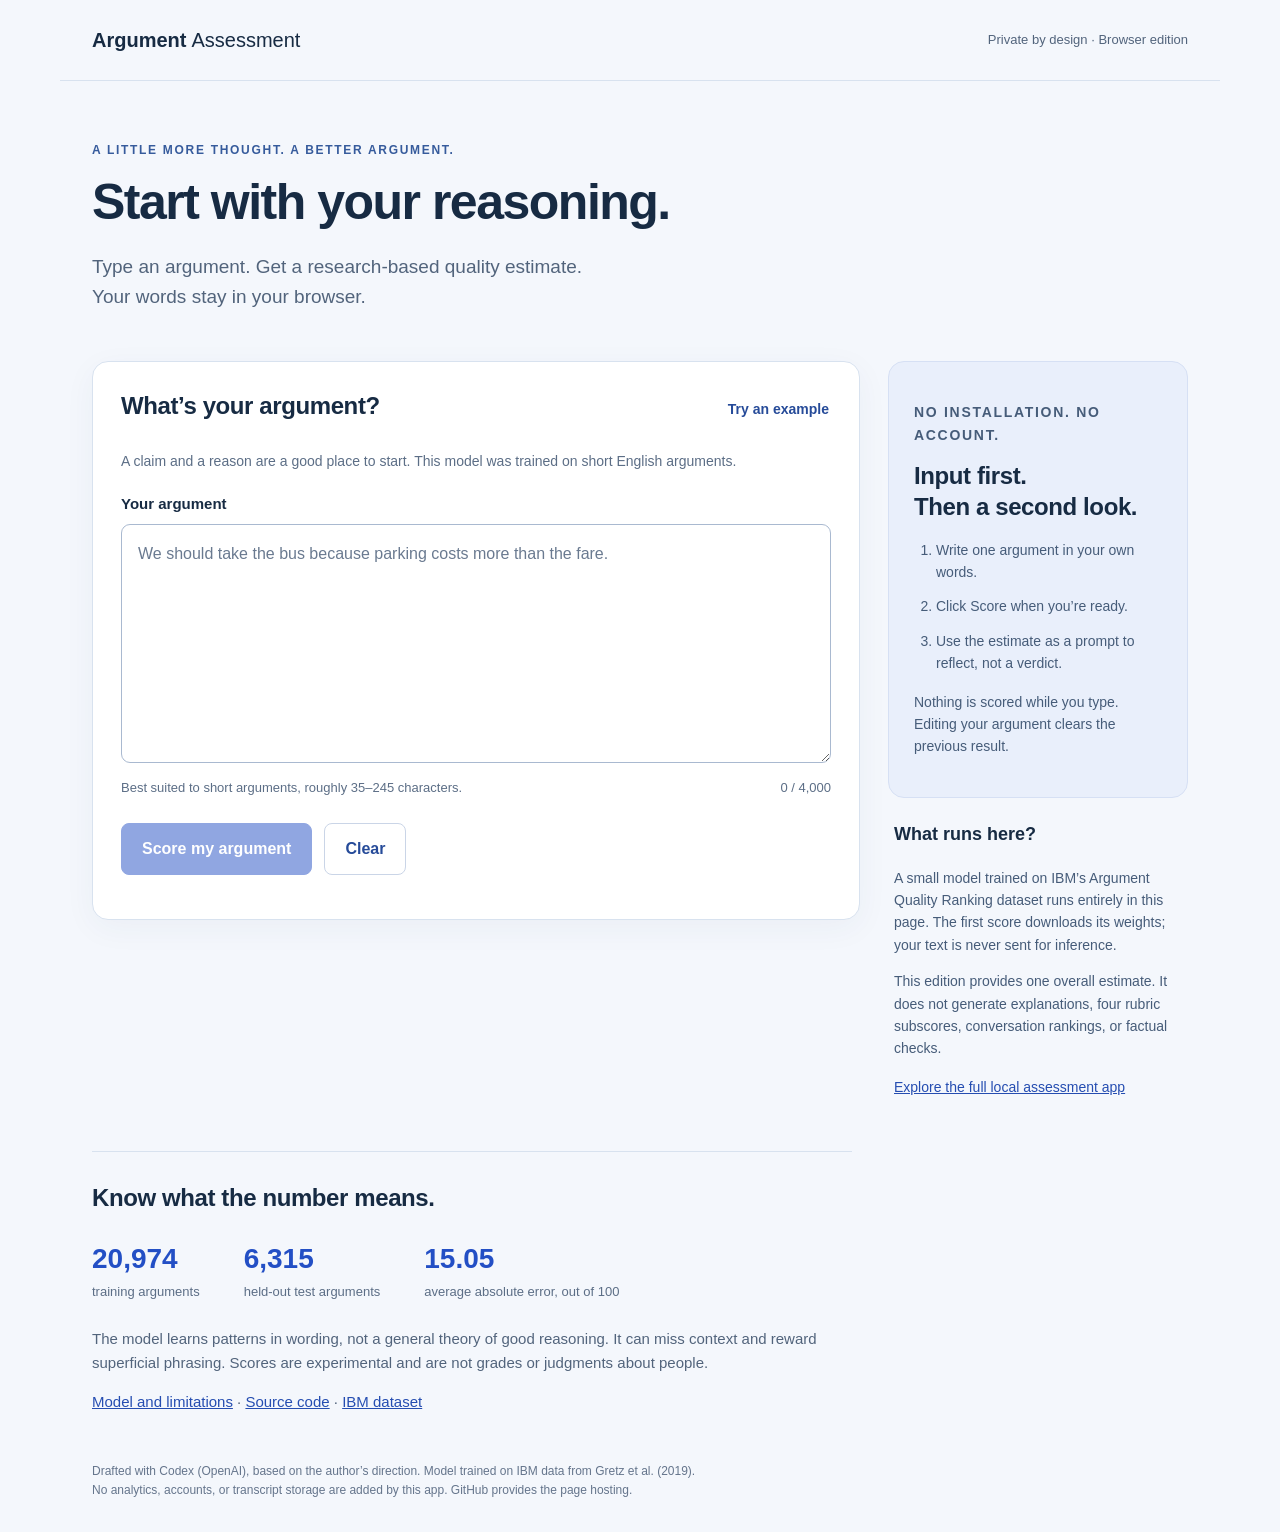
<file: index.html>
<!doctype html>
<html lang="en">
<head>
<meta charset="utf-8"><meta name="viewport" content="width=device-width,initial-scale=1">
<meta name="description" content="Explore the quality of a short argument with a free, private, browser-based research model.">
<meta http-equiv="Content-Security-Policy" content="default-src 'self'; script-src 'self'; style-src 'self'; connect-src 'self'; img-src 'self' data:; base-uri 'none'; form-action 'none'">
<title>Argument Assessment · Browser Edition</title>
<link rel="stylesheet" href="./pages.css"><script src="./score-engine.js" defer></script><script src="./pages.js" defer></script>
</head>
<body>
<header><a class="brand" href="./">Argument<span>Assessment</span></a><span class="badge">Private by design · Browser edition</span></header>
<main>
<div class="intro"><p class="eyebrow">A LITTLE MORE THOUGHT. A BETTER ARGUMENT.</p><h1>Start with your reasoning.</h1><p>Type an argument. Get a research-based quality estimate.<br>Your words stay in your browser.</p></div>
<div class="layout">
<section class="panel" aria-labelledby="input-title">
<div class="heading"><h2 id="input-title">What’s your argument?</h2><button id="example" type="button" class="text-button">Try an example</button></div>
<p class="hint">A claim and a reason are a good place to start. This model was trained on short English arguments.</p>
<label for="argument">Your argument</label><textarea id="argument" rows="8" autocomplete="off" spellcheck="true" placeholder="We should take the bus because parking costs more than the fare." aria-describedby="counter length-note"></textarea>
<div class="input-meta"><span id="length-note">Best suited to short arguments, roughly 35–245 characters.</span><span id="counter">0 / 4,000</span></div>
<div class="actions"><button id="score" type="button" disabled>Score my argument</button><button id="clear" type="button" class="secondary">Clear</button></div>
<p id="status" role="status" aria-live="polite"></p><p id="error" role="alert" hidden></p>
<section id="result" hidden aria-labelledby="result-title"><div class="heading"><h2 id="result-title" tabindex="-1">Your quality estimate</h2><button id="copy" type="button" class="text-button">Copy result</button></div><div class="number"><span id="value"></span><span class="denominator"> / 100</span></div><meter id="meter" min="0" max="100" value="0" aria-label="Estimated IBM argument quality"></meter><p>This predicts how suitable an argument might be for use in a speech. It does not measure truth or determine who is right.</p><p id="warning" class="warning" hidden></p><p class="hint">Small score differences are not meaningful. Average test error was about 15 points out of 100; this is not a confidence interval for your argument.</p></section>
</section>
<aside><section class="explainer"><p class="eyebrow">NO INSTALLATION. NO ACCOUNT.</p><h2>Input first.<br>Then a second look.</h2><ol><li>Write one argument in your own words.</li><li>Click Score when you’re ready.</li><li>Use the estimate as a prompt to reflect, not a verdict.</li></ol><p>Nothing is scored while you type. Editing your argument clears the previous result.</p></section><section class="details"><h3>What runs here?</h3><p>A small model trained on IBM’s Argument Quality Ranking dataset runs entirely in this page. The first score downloads its weights; your text is never sent for inference.</p><p>This edition provides one overall estimate. It does not generate explanations, four rubric subscores, conversation rankings, or factual checks.</p><a href="https://github.com/Skyleriscool/argument-assessment#type-first-then-analyze">Explore the full local assessment app</a></section></aside>
</div>
<section class="about"><h2>Know what the number means.</h2><div class="facts"><div><strong>20,974</strong><span>training arguments</span></div><div><strong>6,315</strong><span>held-out test arguments</span></div><div><strong>15.05</strong><span>average absolute error, out of 100</span></div></div><p>The model learns patterns in wording, not a general theory of good reasoning. It can miss context and reward superficial phrasing. Scores are experimental and are not grades or judgments about people.</p><p><a href="https://github.com/Skyleriscool/argument-assessment/blob/main/MODEL_CARD.md">Model and limitations</a> · <a href="https://github.com/Skyleriscool/argument-assessment">Source code</a> · <a href="https://huggingface.co/datasets/ibm-research/argument_quality_ranking_30k">IBM dataset</a></p></section>
</main><footer>Drafted with Codex (OpenAI), based on the author’s direction. Model trained on IBM data from Gretz et al. (2019).<br>No analytics, accounts, or transcript storage are added by this app. GitHub provides the page hosting.</footer>
</body></html>
</file>
<file: pages.css>
:root{font-family:Segoe UI,Arial,sans-serif;color:#172b43;background:#f4f7fc;font-size:16px;line-height:1.6;--blue:#234fc5;--line:#d8e2ef}*{box-sizing:border-box}body{margin:0}header,main,footer{max-width:1160px;margin:auto}header{padding:24px 32px;display:flex;justify-content:space-between;align-items:center;border-bottom:1px solid var(--line)}a{color:#254db1}.brand{font-size:20px;font-weight:750;text-decoration:none;color:#172b43}.brand span{font-weight:400;margin-left:5px}.badge{font-size:13px;color:#52647c}.intro{padding:48px 0 30px}.eyebrow{font-size:12px;letter-spacing:1.7px;font-weight:750;color:#365b9c}h1{font-size:clamp(32px,4.6vw,50px);line-height:1.15;letter-spacing:-1.5px;margin:14px 0 20px}.intro>p:last-child{font-size:19px;color:#52647c}main{padding:0 32px}.layout{display:grid;grid-template-columns:minmax(0,1fr) 300px;gap:28px;align-items:start}.panel{background:white;border:1px solid var(--line);border-radius:16px;padding:28px;box-shadow:0 8px 32px #25416b0c}.heading{display:flex;justify-content:space-between;align-items:baseline;gap:18px}h2{font-size:24px;line-height:1.3;letter-spacing:-.4px;margin:0 0 14px}h3{font-size:18px}label{display:block;font-size:15px;font-weight:650;margin:20px 0 8px}textarea{width:100%;font:inherit;padding:16px;border-radius:9px;border:1px solid #a9b9d0;resize:vertical;color:#172b43;line-height:1.6}textarea::placeholder{color:#6a7a90}.hint,.input-meta{color:#5c6e86;font-size:14px}.input-meta{display:flex;justify-content:space-between;gap:18px;font-size:13px;margin:8px 0}.input-meta span:last-child{white-space:nowrap}.actions{display:flex;gap:12px;flex-wrap:wrap;margin-top:24px}button{font:inherit;font-weight:650;padding:12px 20px;background:var(--blue);color:white;border:1px solid var(--blue);border-radius:8px;cursor:pointer}button:hover{filter:brightness(.94)}button:disabled{opacity:.5;cursor:not-allowed}.secondary{background:white;border-color:#cad5e7;color:#264b99}.text-button{background:none;border:0;color:#264b99;font-size:14px;padding:2px;white-space:nowrap}.explainer{padding:25px;background:#e9effb;border:1px solid #d6e0f4;border-radius:16px}.explainer ol{padding-left:22px}.explainer li{margin:12px 0}.explainer p,.explainer li,.details p,.details a{font-size:14px;color:#465c79}.details{padding:4px 6px}.details a{color:#254db1}.about{margin:48px 0;padding-top:30px;border-top:1px solid var(--line);max-width:760px}.about p{color:#52647c;font-size:15px}.facts{display:flex;gap:44px;margin:24px 0;flex-wrap:wrap}.facts strong{display:block;font-size:28px;color:#234fc5}.facts span{display:block;font-size:13px;color:#5c6e86}#result{margin-top:28px;padding-top:26px;border-top:1px solid var(--line)}.number{margin:18px 0 14px}#value{font-size:54px;letter-spacing:-1px;font-weight:700;color:#234fc5}.denominator{font-size:18px;color:#61758d}meter{display:block;width:100%;height:18px}meter::-webkit-meter-bar{background:#e8eef8;border:0;border-radius:20px}meter::-webkit-meter-optimum-value{background:#4871ce;border-radius:20px}#status:not(:empty){font-size:14px;color:#365789;margin:18px 0 0}#error,.warning{padding:14px;border-radius:8px;background:#fff0ed;color:#943b30;font-size:14px}.warning{background:#f7f1df;color:#795a23}.over{color:#a72836!important}footer{padding:0 32px 32px;font-size:12px;color:#65758c}[hidden]{display:none!important}:focus-visible{outline:3px solid #729ae9;outline-offset:3px}p{overflow-wrap:anywhere}@media(max-width:850px){.layout{grid-template-columns:1fr}aside{display:grid;grid-template-columns:1fr 1fr;gap:24px}}@media(max-width:560px){header{padding:20px 16px}.brand{font-size:17px}.badge{font-size:12px;max-width:110px;text-align:right}main{padding:0 16px}.intro{padding-top:30px}.panel{padding:20px}.heading{flex-wrap:wrap;gap:8px}.input-meta{flex-direction:column;gap:4px}aside{grid-template-columns:1fr}.facts{gap:22px}.facts strong{font-size:24px}footer{padding:0 16px 24px}}
</file>
